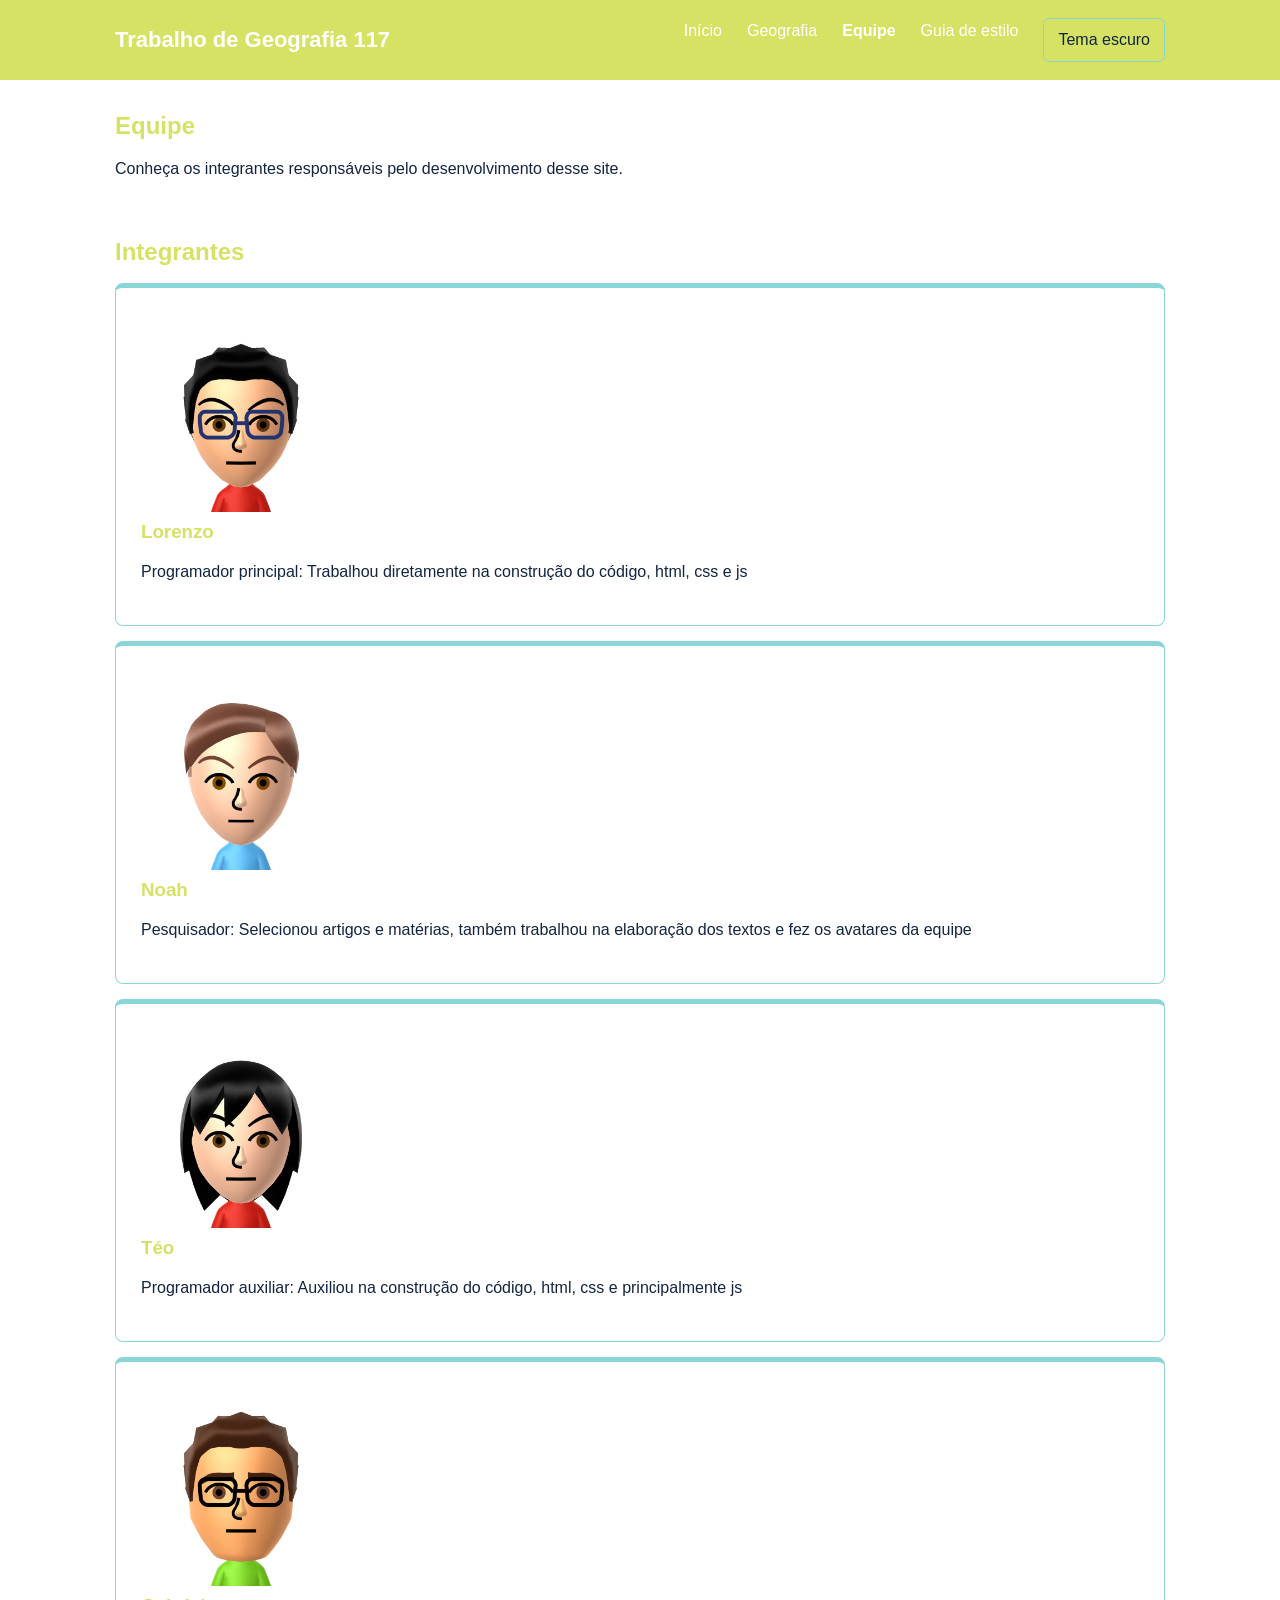
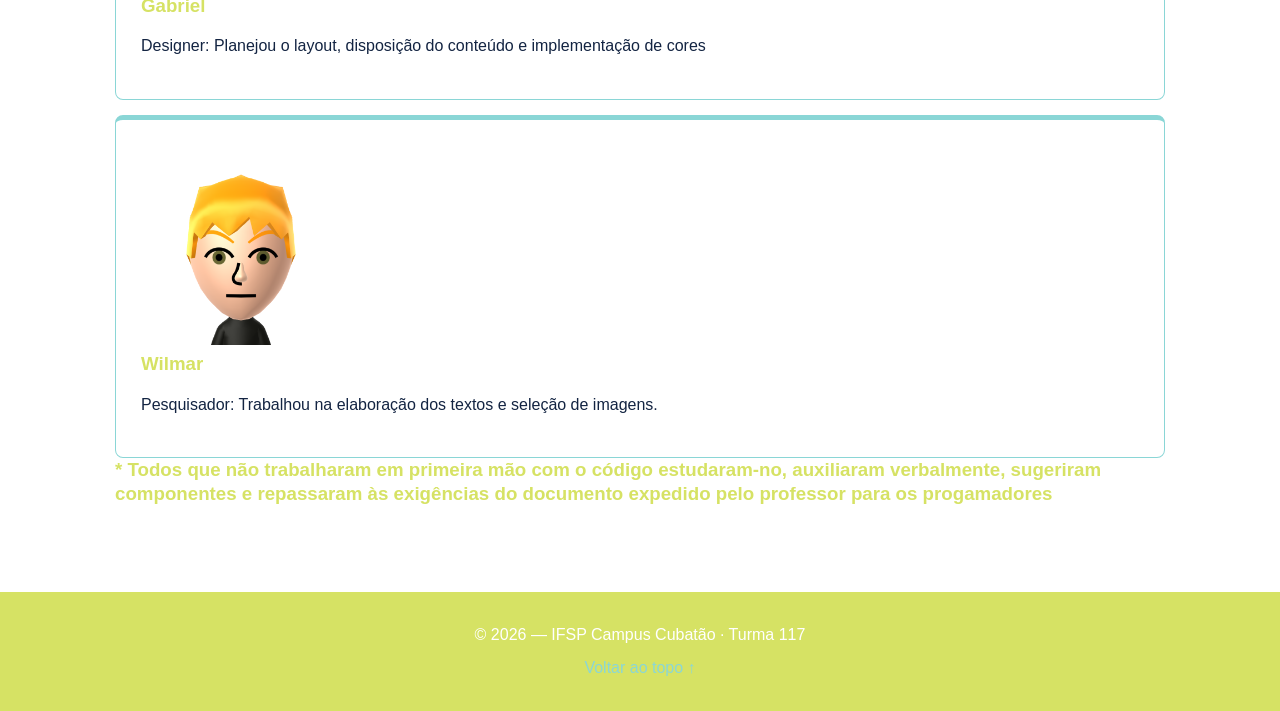
<file: Pasta Trabalho/equipe.html>
<!DOCTYPE html>
<html lang="pt-BR">
<head>
    <meta charset="UTF-8">
    <meta name="viewport" content="width=device-width, initial-scale=1.0">
    <title>Equipe — Portal 117</title>
    <link rel="stylesheet" href="css/estilo.css">
    <script src="js/config.js" defer></script>
    <script src="js/menu.js" defer></script>
    <script src="js/tema.js" defer></script>

</head>

<body id="top">

    <header>
        <nav class="menu">
            <a href="index.html" class="logo">Trabalho de Geografia 117</a>

            <button id="botao-menu" aria-label="Abrir menu" aria-expanded="false">
                ☰
            </button>

            <div id="menu-links"></div>
        </nav>
    </header>

    <main>
        <section>
            <h1>Equipe</h1>

            <p>
                Conheça os integrantes responsáveis pelo desenvolvimento
                desse site.
            </p>
        </section>

        <section>
            <h2>Integrantes</h2>

            <div class="cartao">
                <img src="img/Lorenzo_render_headshot_2026-11-19T20_56_45.972Z.png" alt="" class="aside" style="width: 20%; height: 20%;">
                <h3>Lorenzo</h3>
                <p>Programador principal: Trabalhou diretamente na construção do código, html, css e js</p>
            </div>

            <div class="cartao">
                <img src="img/Noah_render_headshot_2026-11-19T20_19_22.789Z.png" alt="" class="aside" style="width: 20%; height: 20%;">
                <h3>Noah</h3>
                <p>Pesquisador: Selecionou artigos e matérias, também trabalhou na elaboração dos textos e fez os avatares da equipe</p>
            </div>

            <div class="cartao">
                <img src="img/Téo_render_headshot_2026-11-19T20_57_00.027Z.png" alt="" class="aside" style="width: 20%; height: 20%;">
                <h3>Téo</h3>
                <p>Programador auxiliar: Auxiliou na construção do código, html, css e principalmente js</p>
            </div>

            <div class="cartao">
                <img src="img/Gabriel_render_headshot_2026-11-19T20_56_06.078Z.png" alt="" class="aside" style="width: 20%; height: 20%;">
                <h3>Gabriel</h3>
                <p>Designer: Planejou o layout, disposição do conteúdo e implementação de cores</p>
            </div>

            <div class="cartao">
                <img src="img/Wilmar_render_headshot_2026-11-19T20_56_22.926Z.png" alt="" class="aside" style="width: 20%; height: 20%;">
                <h3>Wilmar</h3>
                <p>Pesquisador: Trabalhou na elaboração dos textos e seleção de imagens.</p>
            </div> 

            <h3>* Todos que não trabalharam em primeira mão com o código estudaram-no, auxiliaram verbalmente, sugeriram componentes e repassaram às exigências do documento expedido pelo professor para os progamadores</h3>
        </section>
    </main>

    <footer>
        <p>© 2026 — IFSP Campus Cubatão · Turma 117</p>
        <a href="#top">Voltar ao topo ↑</a>
    </footer>

    
</body>
</html>
</file>
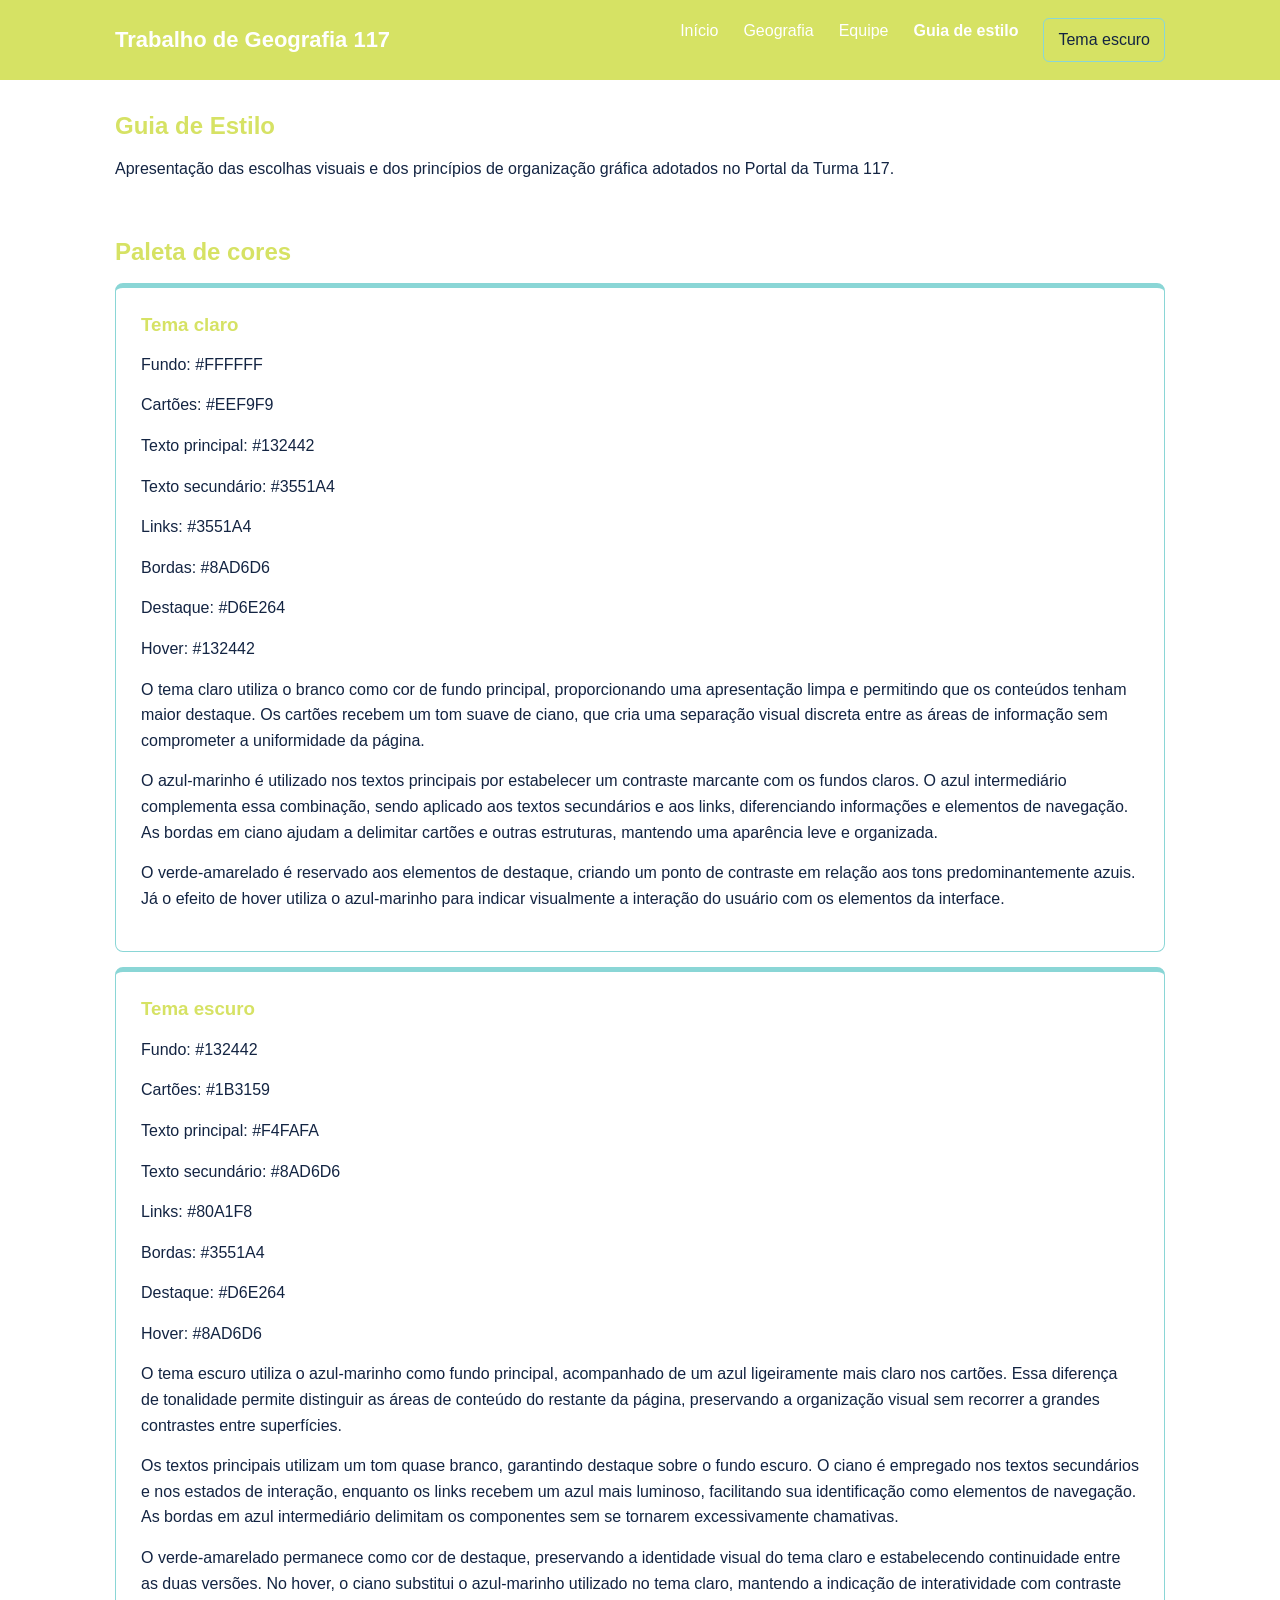
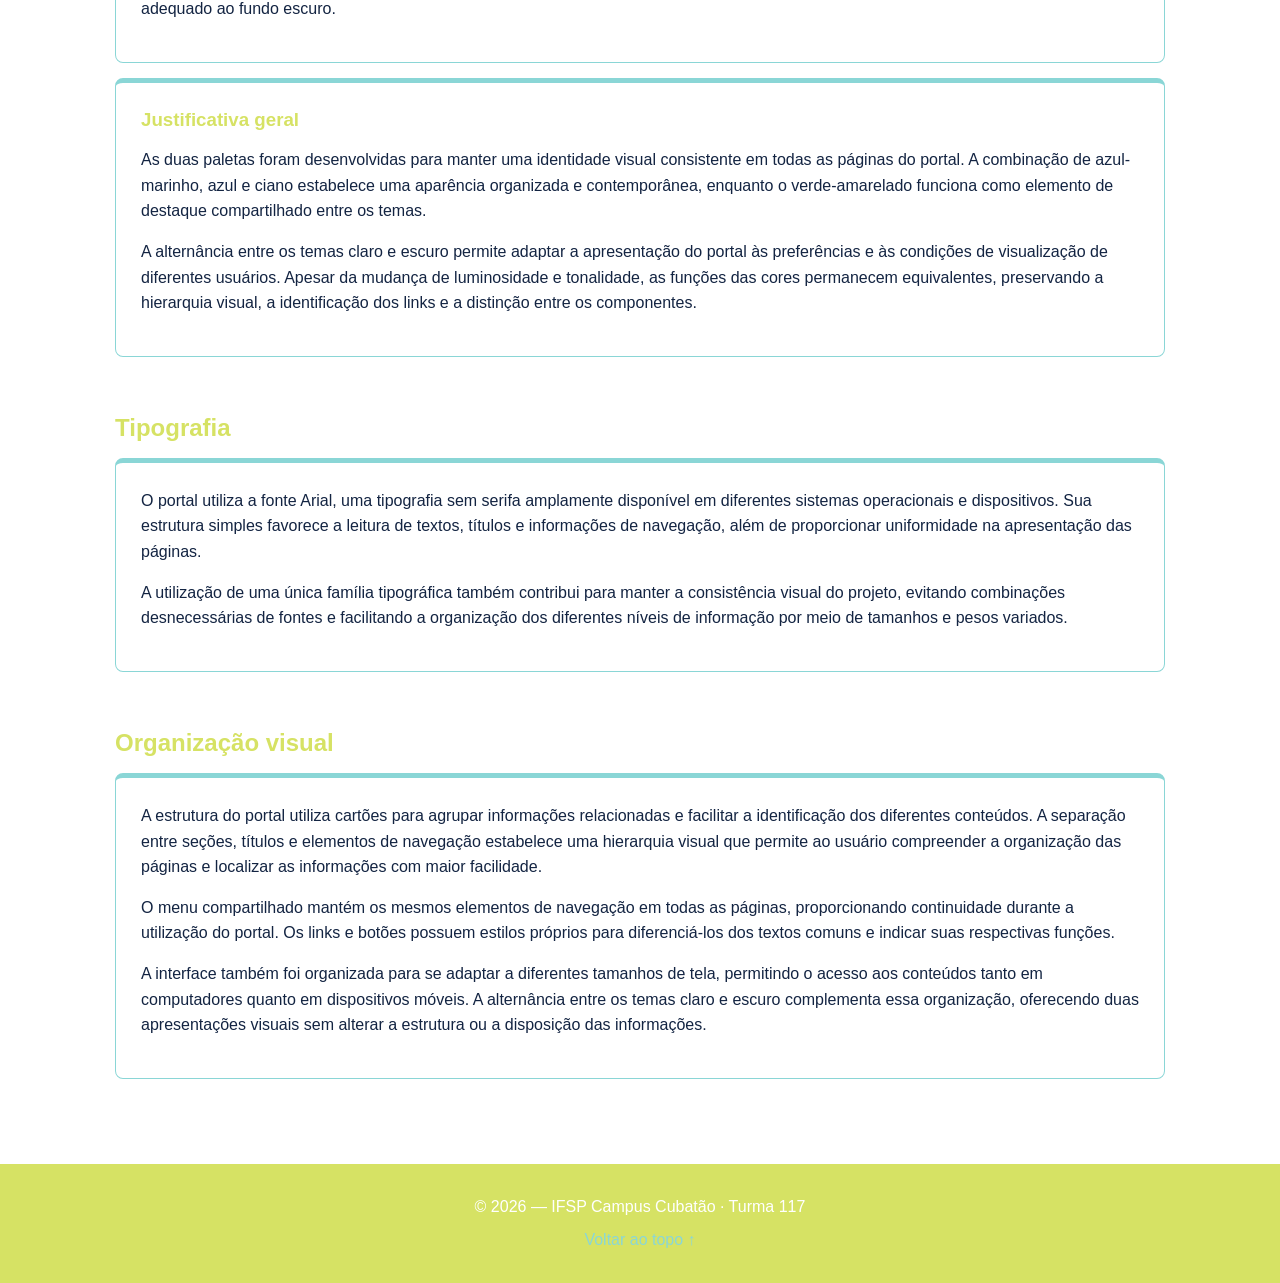
<file: Pasta Trabalho/estilo.html>
<!DOCTYPE html>
<html lang="pt-BR">
<head>
    <meta charset="UTF-8">
    <meta name="viewport" content="width=device-width, initial-scale=1.0">
    <title>Guia de Estilo — Portal 117</title>
    <link rel="stylesheet" href="css/estilo.css">
     <script src="js/config.js" defer></script>
     <script src="js/menu.js" defer></script>
    <script src="js/tema.js" defer></script>
</head>

<body id="top">

    <header>
        <nav class="menu">
            <a href="index.html" class="logo">Trabalho de Geografia 117</a>

            <button id="botao-menu" aria-label="Abrir menu" aria-expanded="false">
                ☰
            </button>

            <div id="menu-links"></div>
        </nav>
    </header>

    <main>
        <section>
            <h1>Guia de Estilo</h1>
            <p>
                Apresentação das escolhas visuais e dos princípios de
                organização gráfica adotados no Portal da Turma 117.
            </p>
        </section>

        <section>
            <h2>Paleta de cores</h2>

            <div class="cartao">
                <h3>Tema claro</h3>

                <p>Fundo: #FFFFFF</p>
                <p>Cartões: #EEF9F9</p>
                <p>Texto principal: #132442</p>
                <p>Texto secundário: #3551A4</p>
                <p>Links: #3551A4</p>
                <p>Bordas: #8AD6D6</p>
                <p>Destaque: #D6E264</p>
                <p>Hover: #132442</p>

                <p>
                    O tema claro utiliza o branco como cor de fundo principal,
                    proporcionando uma apresentação limpa e permitindo que
                    os conteúdos tenham maior destaque. Os cartões recebem
                    um tom suave de ciano, que cria uma separação visual
                    discreta entre as áreas de informação sem comprometer
                    a uniformidade da página.
                </p>

                <p>
                    O azul-marinho é utilizado nos textos principais por
                    estabelecer um contraste marcante com os fundos claros.
                    O azul intermediário complementa essa combinação,
                    sendo aplicado aos textos secundários e aos links,
                    diferenciando informações e elementos de navegação.
                    As bordas em ciano ajudam a delimitar cartões e outras
                    estruturas, mantendo uma aparência leve e organizada.
                </p>

                <p>
                    O verde-amarelado é reservado aos elementos de destaque,
                    criando um ponto de contraste em relação aos tons
                    predominantemente azuis. Já o efeito de hover utiliza
                    o azul-marinho para indicar visualmente a interação
                    do usuário com os elementos da interface.
                </p>
            </div>

            <div class="cartao">
                <h3>Tema escuro</h3>

                <p>Fundo: #132442</p>
                <p>Cartões: #1B3159</p>
                <p>Texto principal: #F4FAFA</p>
                <p>Texto secundário: #8AD6D6</p>
                <p>Links: #80A1F8</p>
                <p>Bordas: #3551A4</p>
                <p>Destaque: #D6E264</p>
                <p>Hover: #8AD6D6</p>

                <p>
                    O tema escuro utiliza o azul-marinho como fundo principal,
                    acompanhado de um azul ligeiramente mais claro nos
                    cartões. Essa diferença de tonalidade permite distinguir
                    as áreas de conteúdo do restante da página, preservando
                    a organização visual sem recorrer a grandes contrastes
                    entre superfícies.
                </p>

                <p>
                    Os textos principais utilizam um tom quase branco,
                    garantindo destaque sobre o fundo escuro. O ciano é
                    empregado nos textos secundários e nos estados de
                    interação, enquanto os links recebem um azul mais
                    luminoso, facilitando sua identificação como elementos
                    de navegação. As bordas em azul intermediário delimitam
                    os componentes sem se tornarem excessivamente
                    chamativas.
                </p>

                <p>
                    O verde-amarelado permanece como cor de destaque,
                    preservando a identidade visual do tema claro e
                    estabelecendo continuidade entre as duas versões.
                    No hover, o ciano substitui o azul-marinho utilizado
                    no tema claro, mantendo a indicação de interatividade
                    com contraste adequado ao fundo escuro.
                </p>
            </div>

            <div class="cartao">
                <h3>Justificativa geral</h3>

                <p>
                    As duas paletas foram desenvolvidas para manter uma
                    identidade visual consistente em todas as páginas
                    do portal. A combinação de azul-marinho, azul e ciano
                    estabelece uma aparência organizada e contemporânea,
                    enquanto o verde-amarelado funciona como elemento
                    de destaque compartilhado entre os temas.
                </p>

                <p>
                    A alternância entre os temas claro e escuro permite
                    adaptar a apresentação do portal às preferências
                    e às condições de visualização de diferentes usuários.
                    Apesar da mudança de luminosidade e tonalidade,
                    as funções das cores permanecem equivalentes,
                    preservando a hierarquia visual, a identificação
                    dos links e a distinção entre os componentes.
                </p>
            </div>
        </section>

        <section>
            <h2>Tipografia</h2>

            <div class="cartao">
                <p>
                    O portal utiliza a fonte Arial, uma tipografia sem serifa
                    amplamente disponível em diferentes sistemas operacionais
                    e dispositivos. Sua estrutura simples favorece a leitura
                    de textos, títulos e informações de navegação, além de
                    proporcionar uniformidade na apresentação das páginas.
                </p>

                <p>
                    A utilização de uma única família tipográfica também
                    contribui para manter a consistência visual do projeto,
                    evitando combinações desnecessárias de fontes e
                    facilitando a organização dos diferentes níveis
                    de informação por meio de tamanhos e pesos variados.
                </p>
            </div>
        </section>

        <section>
            <h2>Organização visual</h2>

            <div class="cartao">
                <p>
                    A estrutura do portal utiliza cartões para agrupar
                    informações relacionadas e facilitar a identificação
                    dos diferentes conteúdos. A separação entre seções,
                    títulos e elementos de navegação estabelece uma
                    hierarquia visual que permite ao usuário compreender
                    a organização das páginas e localizar as informações
                    com maior facilidade.
                </p>

                <p>
                    O menu compartilhado mantém os mesmos elementos
                    de navegação em todas as páginas, proporcionando
                    continuidade durante a utilização do portal.
                    Os links e botões possuem estilos próprios para
                    diferenciá-los dos textos comuns e indicar suas
                    respectivas funções.
                </p>

                <p>
                    A interface também foi organizada para se adaptar
                    a diferentes tamanhos de tela, permitindo o acesso
                    aos conteúdos tanto em computadores quanto em
                    dispositivos móveis. A alternância entre os temas
                    claro e escuro complementa essa organização,
                    oferecendo duas apresentações visuais sem alterar
                    a estrutura ou a disposição das informações.
                </p>
            </div>
        </section>
    </main>

    <footer>
        <p>© 2026 — IFSP Campus Cubatão · Turma 117</p>
        <a href="#top">Voltar ao topo ↑</a>
    </footer>


</body>
</html>
</file>
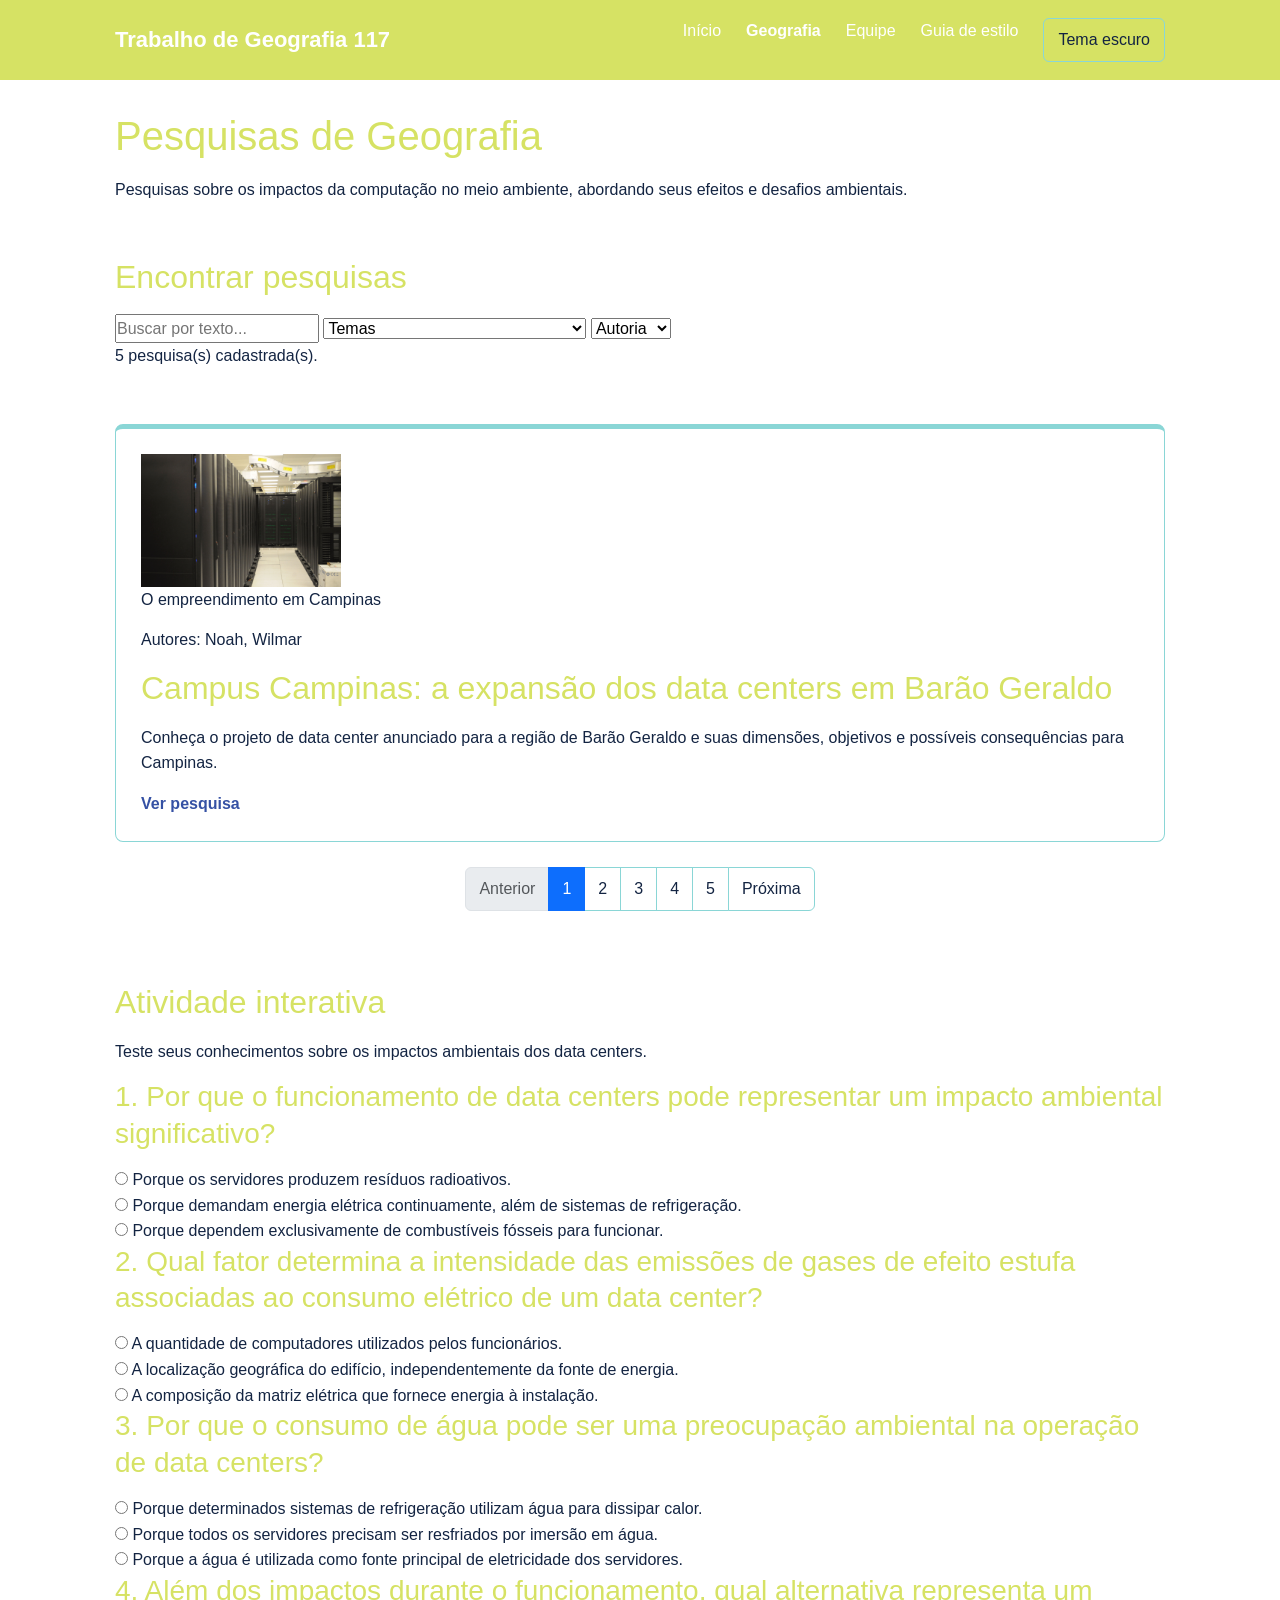
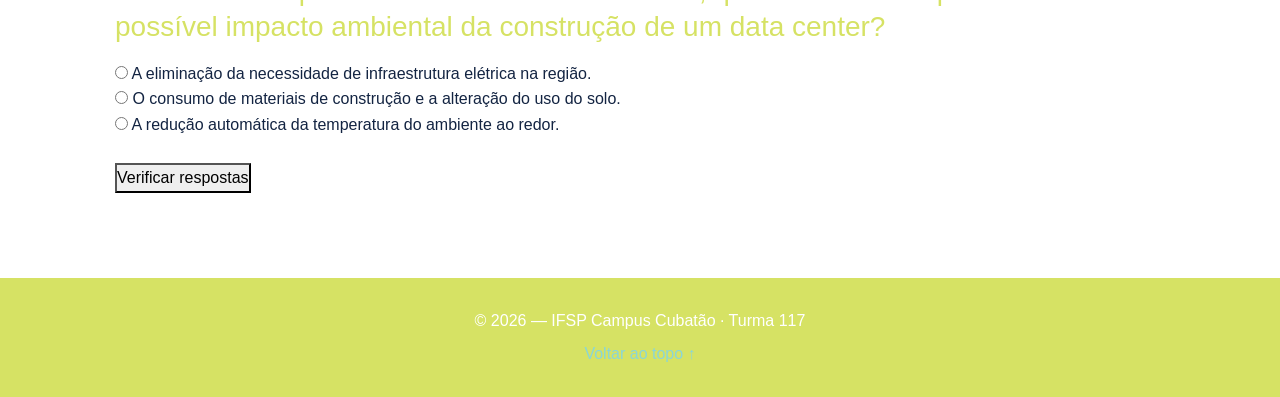
<file: Pasta Trabalho/geografia.html>
<!DOCTYPE html>
<html lang="pt-BR">
<head>
    <meta charset="UTF-8">
    <meta name="viewport" content="width=device-width, initial-scale=1.0">
    <title>Geografia — Portal 117</title>
    <link href="https://cdn.jsdelivr.net/npm/bootstrap@5.3.8/dist/css/bootstrap.min.css" rel="stylesheet">
    <link rel="stylesheet" href="css/estilo.css">
    <script src="js/config.js" defer></script>
    <script src="js/dados.js" defer></script>
    <script src="js/atividade.js" defer></script>
    <script src="js/menu.js" defer></script>
    <script src="js/trabalho.js" defer></script>
    <script src="js/tema.js" defer></script>
</head>

<body id="top">

    <header>
        <nav class="menu">
            <a href="index.html" class="logo">Trabalho de Geografia 117</a>

            <button id="botao-menu" aria-label="Abrir menu" aria-expanded="false">
                ☰
            </button>

            <div id="menu-links"></div>
        </nav>
    </header>

    <main>

        <section>
            <h1>Pesquisas de Geografia</h1>

            <p>
                Pesquisas sobre os impactos da computação no meio ambiente,
                abordando seus efeitos e desafios ambientais.
            </p>
        </section>

        <section class="filtros">

            <h2>Encontrar pesquisas</h2>

            <input
                type="text"
                id="busca"
                placeholder="Buscar por texto..."
            >

            <select id="filtro-tema">
                <option value="">Temas</option>
            </select>

            <select id="filtro-grupo">
                <option value="">Autoria</option>
            </select>

            <p id="contador"></p>

        </section>

        <section>
            <div id="lista-trabalhos"></div>
            <div id="paginacao" class="paginacao"></div>
        </section>
        
        <section>
            <h2>Atividade interativa</h2>

            <p>Teste seus conhecimentos sobre os impactos ambientais dos data centers.</p>

            <h3>1. Por que o funcionamento de data centers pode representar um impacto ambiental significativo?</h3>

            <label><input type="radio" name="q1" value="a"> Porque os servidores produzem resíduos radioativos.</label><br>
            <label><input type="radio" name="q1" value="b"> Porque demandam energia elétrica continuamente, além de sistemas de refrigeração.</label><br>
            <label><input type="radio" name="q1" value="c"> Porque dependem exclusivamente de combustíveis fósseis para funcionar.</label>

            <h3>2. Qual fator determina a intensidade das emissões de gases de efeito estufa associadas ao consumo elétrico de um data center?</h3>

            <label><input type="radio" name="q2" value="a"> A quantidade de computadores utilizados pelos funcionários.</label><br>
            <label><input type="radio" name="q2" value="b"> A localização geográfica do edifício, independentemente da fonte de energia.</label><br>
            <label><input type="radio" name="q2" value="c"> A composição da matriz elétrica que fornece energia à instalação.</label>

            <h3>3. Por que o consumo de água pode ser uma preocupação ambiental na operação de data centers?</h3>

            <label><input type="radio" name="q3" value="a"> Porque determinados sistemas de refrigeração utilizam água para dissipar calor.</label><br>
            <label><input type="radio" name="q3" value="b"> Porque todos os servidores precisam ser resfriados por imersão em água.</label><br>
            <label><input type="radio" name="q3" value="c"> Porque a água é utilizada como fonte principal de eletricidade dos servidores.</label>

            <h3>4. Além dos impactos durante o funcionamento, qual alternativa representa um possível impacto ambiental da construção de um data center?</h3>

            <label><input type="radio" name="q4" value="a"> A eliminação da necessidade de infraestrutura elétrica na região.</label><br>
            <label><input type="radio" name="q4" value="b"> O consumo de materiais de construção e a alteração do uso do solo.</label><br>
            <label><input type="radio" name="q4" value="c"> A redução automática da temperatura do ambiente ao redor.</label>

            <br><br>

            <button id="verificar-resposta">Verificar respostas</button>

            <p id="resultado-atividade"></p>
        </section>

           
    </main>

    <footer>
        <p>© 2026 — IFSP Campus Cubatão · Turma 117</p>
        <a href="#top">Voltar ao topo ↑</a>
    </footer>
</body>
</html>
</file>
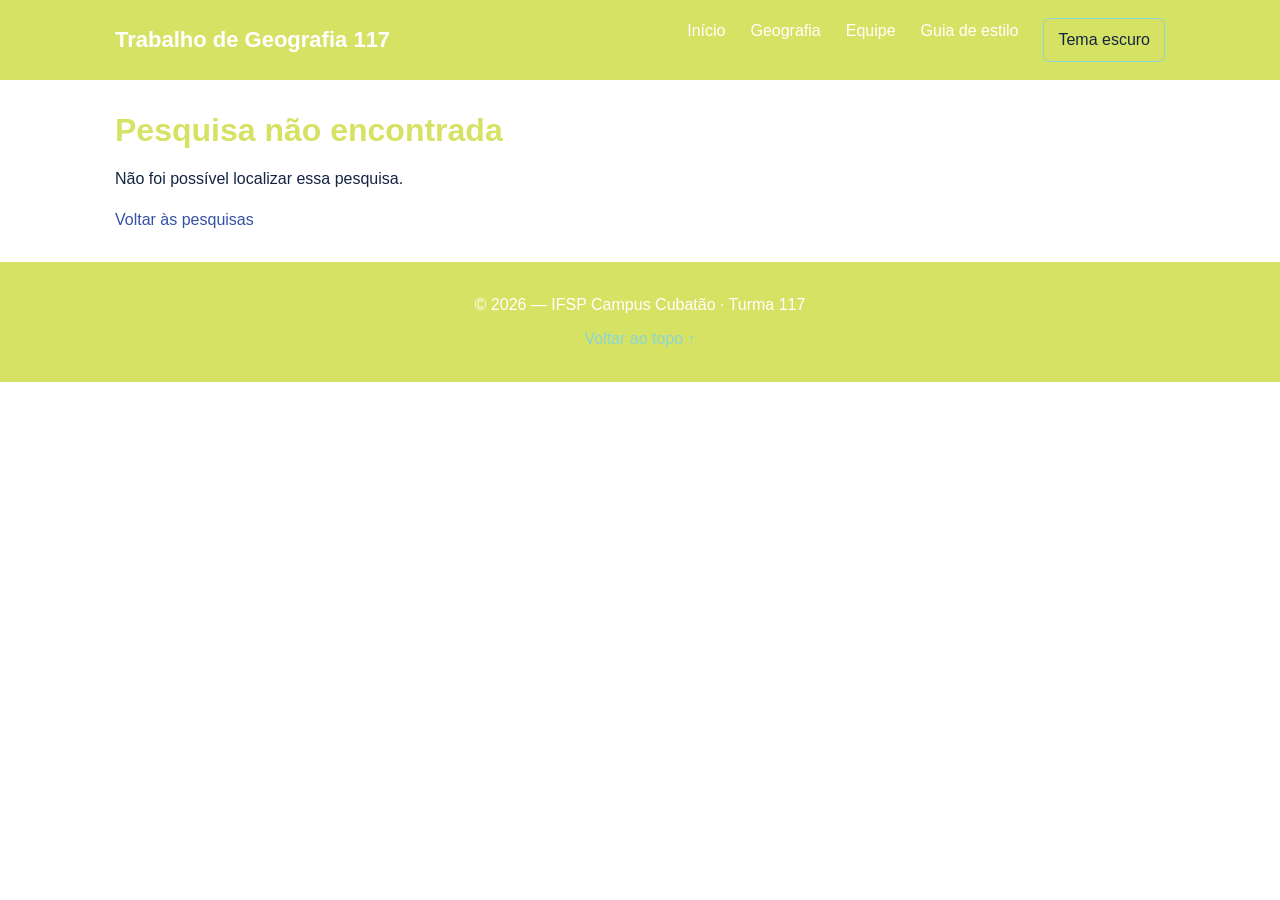
<file: Pasta Trabalho/trabalho.html>
<!DOCTYPE html>
<html lang="pt-BR">
<head>
    <meta charset="UTF-8">
    <meta name="viewport" content="width=device-width, initial-scale=1.0">
    <title>Pesquisa — Portal 117</title>
    <link rel="stylesheet" href="css/estilo.css">

    <script src="js/config.js" defer></script>
    <script src="js/dados.js" defer></script>
    <script src="js/menu.js" defer></script>
    <script src="js/trabalho2.js" defer></script>
    <script src="js/tema.js" defer></script>
</head>

<body id="top">

    <header>
        <nav class="menu">
            <a href="index.html" class="logo">Trabalho de Geografia 117</a>

            <button id="botao-menu" aria-label="Abrir menu" aria-expanded="false">
                ☰
            </button>

            <div id="menu-links"></div>
        </nav>
    </header>

    <main>
        <div id="detalhes-trabalho"></div>
    </main>

    <footer>
        <p>© 2026 — IFSP Campus Cubatão · Turma 117</p>
        <a href="#top">Voltar ao topo ↑</a>
    </footer>

</body>
</html>
</file>
<file: Pasta Trabalho/css/estilo.css>
/* PALETA DE CORES — TEMA CLARO */
:root {
    color-scheme: light;

    --fundo: #FFFFFF;
    --card: #EEF9F9;
    --texto: #132442;
    --links: #3551A4;
    --borda: #8AD6D6;
    --destaque: #D6E264;
    --hover: #132442;

    --branco: #FFFFFF;
}

/* PALETA DE CORES — TEMA ESCURO */
[data-tema="escuro"] {
    color-scheme: dark;

    --fundo: #132442;
    --card: #1B3159;
    --texto: #F4FAFA;
    --links: #80A1F8;
    --borda: #3551A4;
    --destaque: #D6E264;
    --hover: #8AD6D6;

    --branco: #1B3159;
}

/* CONFIGURAÇÕES GERAIS */
* {
    margin: 0;
    padding: 0;
    box-sizing: border-box;
}

html {
    scroll-behavior: smooth;
}

body {
    background-color: var(--fundo);
    color: var(--texto);
    font-family: Arial, sans-serif;
    line-height: 1.6;
}

a {
    color: var(--links);
    text-decoration: none;
}

a:hover {
    text-decoration: underline;
}

a:focus,
button:focus {
    outline: 3px solid var(--links);
    outline-offset: 4px;
}

h1, h2, h3 {
    color: var(--destaque);
    line-height: 1.3;
    margin-bottom: 15px;
}

p {
    margin-bottom: 15px;
}

/* MENU */
header {
    background-color: var(--destaque);
    color: var(--branco);
}

.menu {
    max-width: 1100px;
    margin: auto;
    padding: 18px 25px;
    display: flex;
    align-items: center;
    justify-content: space-between;
}

.logo {
    color: var(--branco);
    font-size: 22px;
    font-weight: bold;
}

#menu-links {
    display: flex;
    gap: 25px;
}

#menu-links a {
    color: var(--branco);
}

#botao-menu {
    display: none;
    background: none;
    color: var(--branco);
    border: none;
    font-size: 25px;
    cursor: pointer;
}

/* CONTEÚDO PRINCIPAL */
main {
    max-width: 1100px;
    margin: auto;
    padding: 30px 25px;
}

section {
    margin-bottom: 55px;
}

.botao {
    display: inline-block;
    background-color: var(--borda);
    color: var(--texto);
    padding: 12px 22px;
    border-radius: 6px;
    font-weight: bold;
    margin-top: 10px;
}

.botao:hover {
    background-color: var(--branco);
    text-decoration: none;
}

/* CARTÕES */
.cartao {
    background-color: var(--branco);
    padding: 25px;
    border: 1px solid var(--borda);
    border-top: 5px solid var(--borda);
    border-radius: 8px;
    margin-top: 15px;
}

.cartao a {
    font-weight: bold;
}

/* QR CODE */
.qrcode {
    text-align: center;
}

.qrcode img {
    width: 180px;
    height: 180px;
    object-fit: contain;
}

/* RODAPÉ */
footer {
    background-color: var(--destaque);
    color: var(--branco);
    text-align: center;
    padding: 30px 20px;
}

footer a {
    color: var(--borda);
}

footer p {
    margin-bottom: 8px;
}

/* PAGINAÇÃO */
.paginacao {
    display: flex;
    justify-content: center;
    align-items: center;
    gap: 8px;
    margin: 25px 0;
    flex-wrap: wrap;
}

.paginacao button {
    padding: 8px 13px;
    border: 1px solid var(--borda);
    background-color: var(--branco);
    color: var(--texto);
    cursor: pointer;
}

.paginacao button:disabled {
    background-color: var(--destaque);
    color: var(--branco);
    cursor: default;
}

/* FIGURAS E LEGENDAS */
figure {
    margin: 20px 0;
}

figcaption {
    color: var(--texto);
    font-size: 14px;
    margin-top: 8px;
}

/* BOTÃO DE TEMA */
.botao-tema {
    background-color: var(--destaque);
    color: var(--texto);
    border: 1px solid var(--borda);
    padding: 8px 14px;
    border-radius: 6px;
    cursor: pointer;
    font: inherit;
}

.botao-tema:hover {
    background-color: var(--hover);
    color: var(--fundo);
}

/* RESPONSIVIDADE */
@media (max-width: 767.98px) {

    .menu {
        flex-wrap: wrap;
    }

    #botao-menu {
        display: block;
    }

    #menu-links {
        display: none;
        flex-direction: column;
        width: 100%;
        gap: 12px;
        padding-top: 20px;
    }

    #menu-links.aberto {
        display: flex;
    }

    main {
        padding: 20px 15px;
    }

    .cartao {
        padding: 18px;
    }

    .cartao img,
    .disciplina video {
        max-width: 100%;
        height: auto;
    }

    .filtros input,
    .filtros select {
        display: block;
        width: 100%;
        max-width: 100%;
        margin-bottom: 12px;
        padding: 10px;
    }
}

/* CELULARES PEQUENOS */
@media (max-width: 575.98px) {

    main {
        padding: 15px 10px;
    }

    section {
        margin-bottom: 35px;
    }

    .qrcode img {
        max-width: 100%;
        height: auto;
    }
}
</file>
